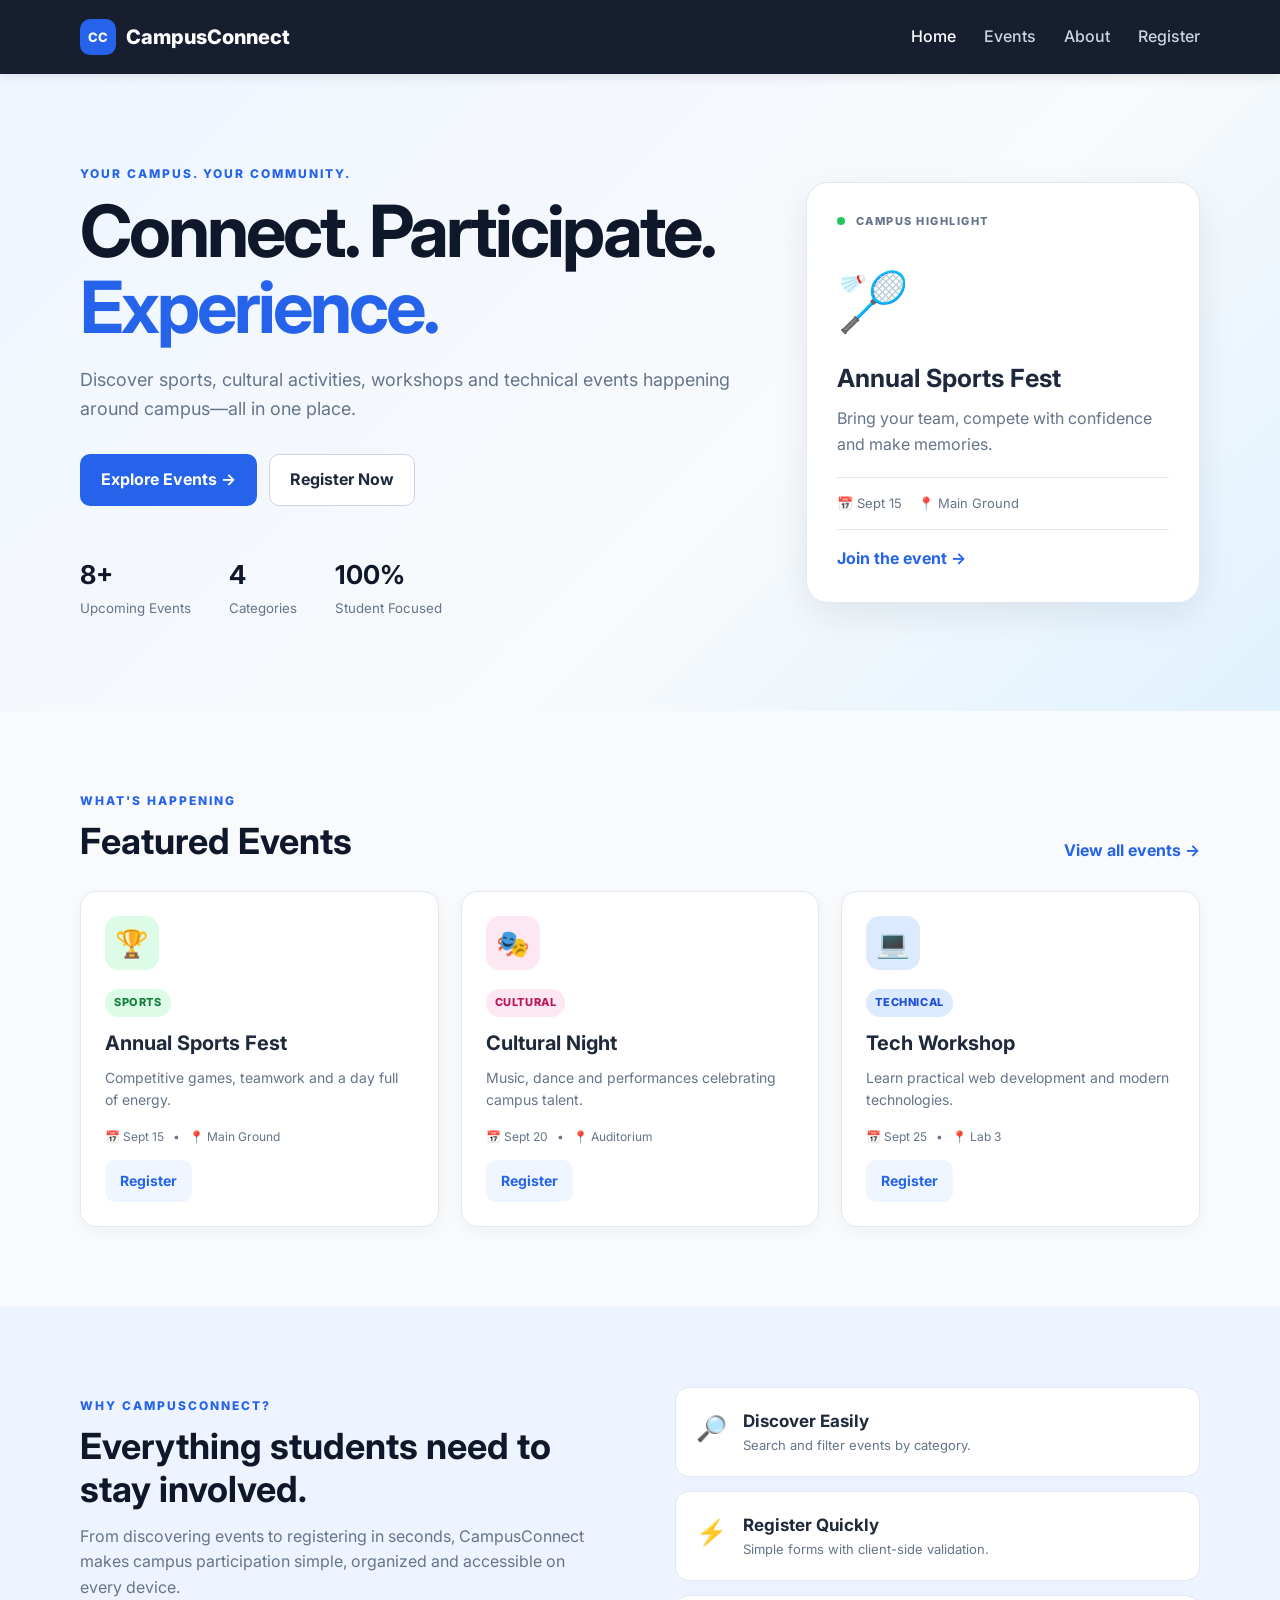
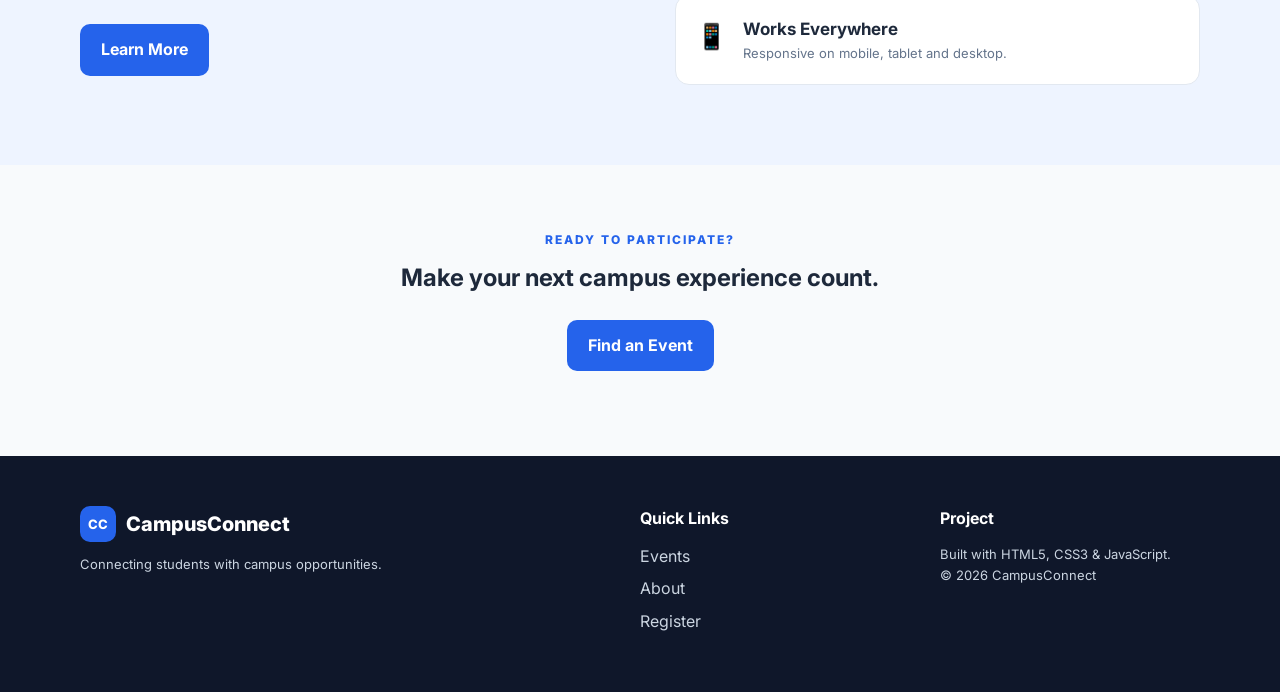
<file: index.html>
<!DOCTYPE html>
<html lang="en">
<head>
  <meta charset="UTF-8">
  <meta name="viewport" content="width=device-width, initial-scale=1.0">
  <meta name="description" content="CampusConnect - discover and register for campus events.">
  <title>CampusConnect | Home</title>
  <link rel="stylesheet" href="css/style.css">
</head>
<body>
<header class="site-header">
  <nav class="navbar container" aria-label="Main navigation">
    <a class="logo" href="index.html"><span>CC</span> CampusConnect</a>
    <button class="menu-toggle" id="menuToggle" aria-label="Toggle navigation" aria-expanded="false">☰</button>
    <ul class="nav-links" id="navLinks">
      <li><a class="active" href="index.html">Home</a></li>
      <li><a href="events.html">Events</a></li>
      <li><a href="about.html">About</a></li>
      <li><a href="register.html">Register</a></li>
    </ul>
  </nav>
</header>

<main>
<section class="hero">
  <div class="container hero-grid">
    <div class="hero-content">
      <p class="eyebrow">YOUR CAMPUS. YOUR COMMUNITY.</p>
      <h1>Connect. Participate. <span>Experience.</span></h1>
      <p class="hero-text">Discover sports, cultural activities, workshops and technical events happening around campus—all in one place.</p>
      <div class="hero-actions">
        <a class="btn btn-primary" href="events.html">Explore Events →</a>
        <a class="btn btn-outline" href="register.html">Register Now</a>
      </div>
      <div class="stats">
        <div><strong id="homeEventCount">8+</strong><small>Upcoming Events</small></div>
        <div><strong>4</strong><small>Categories</small></div>
        <div><strong>100%</strong><small>Student Focused</small></div>
      </div>
    </div>
    <div class="hero-card">
      <div class="hero-card-top"><span class="live-dot"></span> CAMPUS HIGHLIGHT</div>
      <div class="highlight-icon">🏸</div>
      <h3>Annual Sports Fest</h3>
      <p>Bring your team, compete with confidence and make memories.</p>
      <div class="highlight-meta"><span>📅 Sept 15</span><span>📍 Main Ground</span></div>
      <a href="register.html" class="text-link">Join the event →</a>
    </div>
  </div>
</section>

<section class="section container">
  <div class="section-heading">
    <div><p class="eyebrow">WHAT'S HAPPENING</p><h2>Featured Events</h2></div>
    <a class="text-link" href="events.html">View all events →</a>
  </div>
  <div class="card-grid">
    <article class="event-card"><div class="card-icon sports">🏆</div><span class="badge sports-badge">Sports</span><h3>Annual Sports Fest</h3><p>Competitive games, teamwork and a day full of energy.</p><div class="card-meta">📅 Sept 15 &nbsp; • &nbsp; 📍 Main Ground</div><a href="register.html" class="btn btn-small">Register</a></article>
    <article class="event-card"><div class="card-icon culture">🎭</div><span class="badge culture-badge">Cultural</span><h3>Cultural Night</h3><p>Music, dance and performances celebrating campus talent.</p><div class="card-meta">📅 Sept 20 &nbsp; • &nbsp; 📍 Auditorium</div><a href="register.html" class="btn btn-small">Register</a></article>
    <article class="event-card"><div class="card-icon tech">💻</div><span class="badge tech-badge">Technical</span><h3>Tech Workshop</h3><p>Learn practical web development and modern technologies.</p><div class="card-meta">📅 Sept 25 &nbsp; • &nbsp; 📍 Lab 3</div><a href="register.html" class="btn btn-small">Register</a></article>
  </div>
</section>

<section class="section alt-section">
  <div class="container two-col">
    <div><p class="eyebrow">WHY CAMPUSCONNECT?</p><h2>Everything students need to stay involved.</h2><p>From discovering events to registering in seconds, CampusConnect makes campus participation simple, organized and accessible on every device.</p><a class="btn btn-primary" href="about.html">Learn More</a></div>
    <div class="feature-list">
      <div class="feature-item"><span>🔎</span><div><h3>Discover Easily</h3><p>Search and filter events by category.</p></div></div>
      <div class="feature-item"><span>⚡</span><div><h3>Register Quickly</h3><p>Simple forms with client-side validation.</p></div></div>
      <div class="feature-item"><span>📱</span><div><h3>Works Everywhere</h3><p>Responsive on mobile, tablet and desktop.</p></div></div>
    </div>
  </div>
</section>

<section class="cta container">
  <p class="eyebrow">READY TO PARTICIPATE?</p>
  <h2>Make your next campus experience count.</h2>
  <a class="btn btn-primary" href="events.html">Find an Event</a>
</section>
</main>

<footer class="footer"><div class="container footer-grid"><div><a class="logo" href="index.html"><span>CC</span> CampusConnect</a><p>Connecting students with campus opportunities.</p></div><div><h4>Quick Links</h4><a href="events.html">Events</a><a href="about.html">About</a><a href="register.html">Register</a></div><div><h4>Project</h4><p>Built with HTML5, CSS3 & JavaScript.</p><p>© 2026 CampusConnect</p></div></div></footer>
<script src="js/script.js"></script>
</body>
</html>
</file>
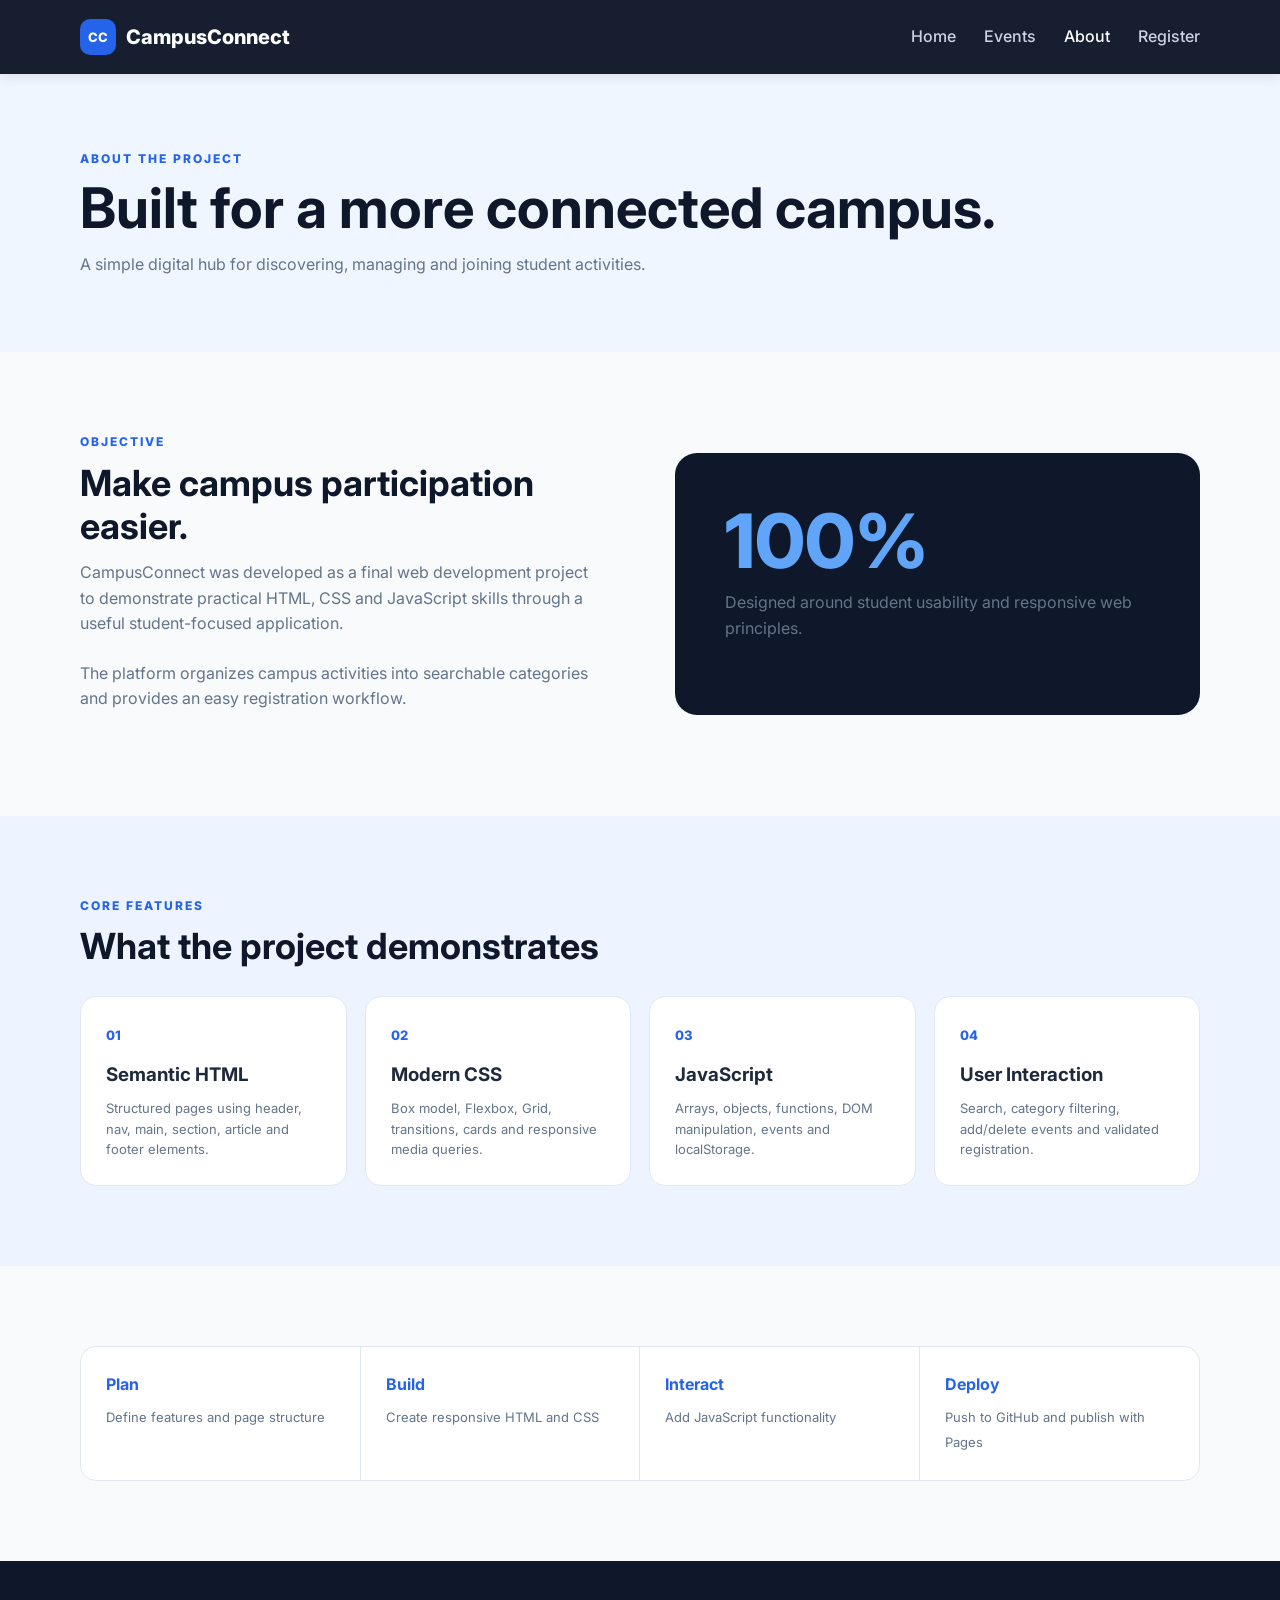
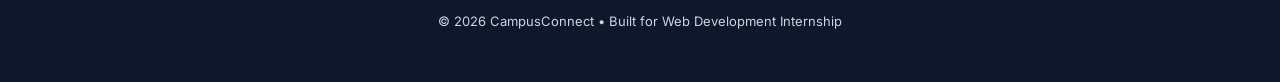
<file: about.html>
<!DOCTYPE html>
<html lang="en">
<head><meta charset="UTF-8"><meta name="viewport" content="width=device-width, initial-scale=1.0"><meta name="description" content="About CampusConnect."><title>CampusConnect | About</title><link rel="stylesheet" href="css/style.css"></head>
<body>
<header class="site-header"><nav class="navbar container" aria-label="Main navigation"><a class="logo" href="index.html"><span>CC</span> CampusConnect</a><button class="menu-toggle" id="menuToggle" aria-label="Toggle navigation" aria-expanded="false">☰</button><ul class="nav-links" id="navLinks"><li><a href="index.html">Home</a></li><li><a href="events.html">Events</a></li><li><a class="active" href="about.html">About</a></li><li><a href="register.html">Register</a></li></ul></nav></header>
<main>
<section class="page-hero"><div class="container"><p class="eyebrow">ABOUT THE PROJECT</p><h1>Built for a more connected campus.</h1><p>A simple digital hub for discovering, managing and joining student activities.</p></div></section>
<section class="section container two-col"><div><p class="eyebrow">OBJECTIVE</p><h2>Make campus participation easier.</h2><p>CampusConnect was developed as a final web development project to demonstrate practical HTML, CSS and JavaScript skills through a useful student-focused application.</p><p>The platform organizes campus activities into searchable categories and provides an easy registration workflow.</p></div><div class="about-panel"><div class="big-number">100%</div><p>Designed around student usability and responsive web principles.</p></div></section>
<section class="section alt-section"><div class="container"><div class="section-heading"><div><p class="eyebrow">CORE FEATURES</p><h2>What the project demonstrates</h2></div></div><div class="feature-grid">
<article class="feature-card"><span>01</span><h3>Semantic HTML</h3><p>Structured pages using header, nav, main, section, article and footer elements.</p></article>
<article class="feature-card"><span>02</span><h3>Modern CSS</h3><p>Box model, Flexbox, Grid, transitions, cards and responsive media queries.</p></article>
<article class="feature-card"><span>03</span><h3>JavaScript</h3><p>Arrays, objects, functions, DOM manipulation, events and localStorage.</p></article>
<article class="feature-card"><span>04</span><h3>User Interaction</h3><p>Search, category filtering, add/delete events and validated registration.</p></article>
</div></div></section>
<section class="section container"><div class="timeline"><div><strong>Plan</strong><span>Define features and page structure</span></div><div><strong>Build</strong><span>Create responsive HTML and CSS</span></div><div><strong>Interact</strong><span>Add JavaScript functionality</span></div><div><strong>Deploy</strong><span>Push to GitHub and publish with Pages</span></div></div></section>
</main>
<footer class="footer"><div class="container footer-bottom">© 2026 CampusConnect • Built for Web Development Internship</div></footer>
<script src="js/script.js"></script></body></html>
</file>
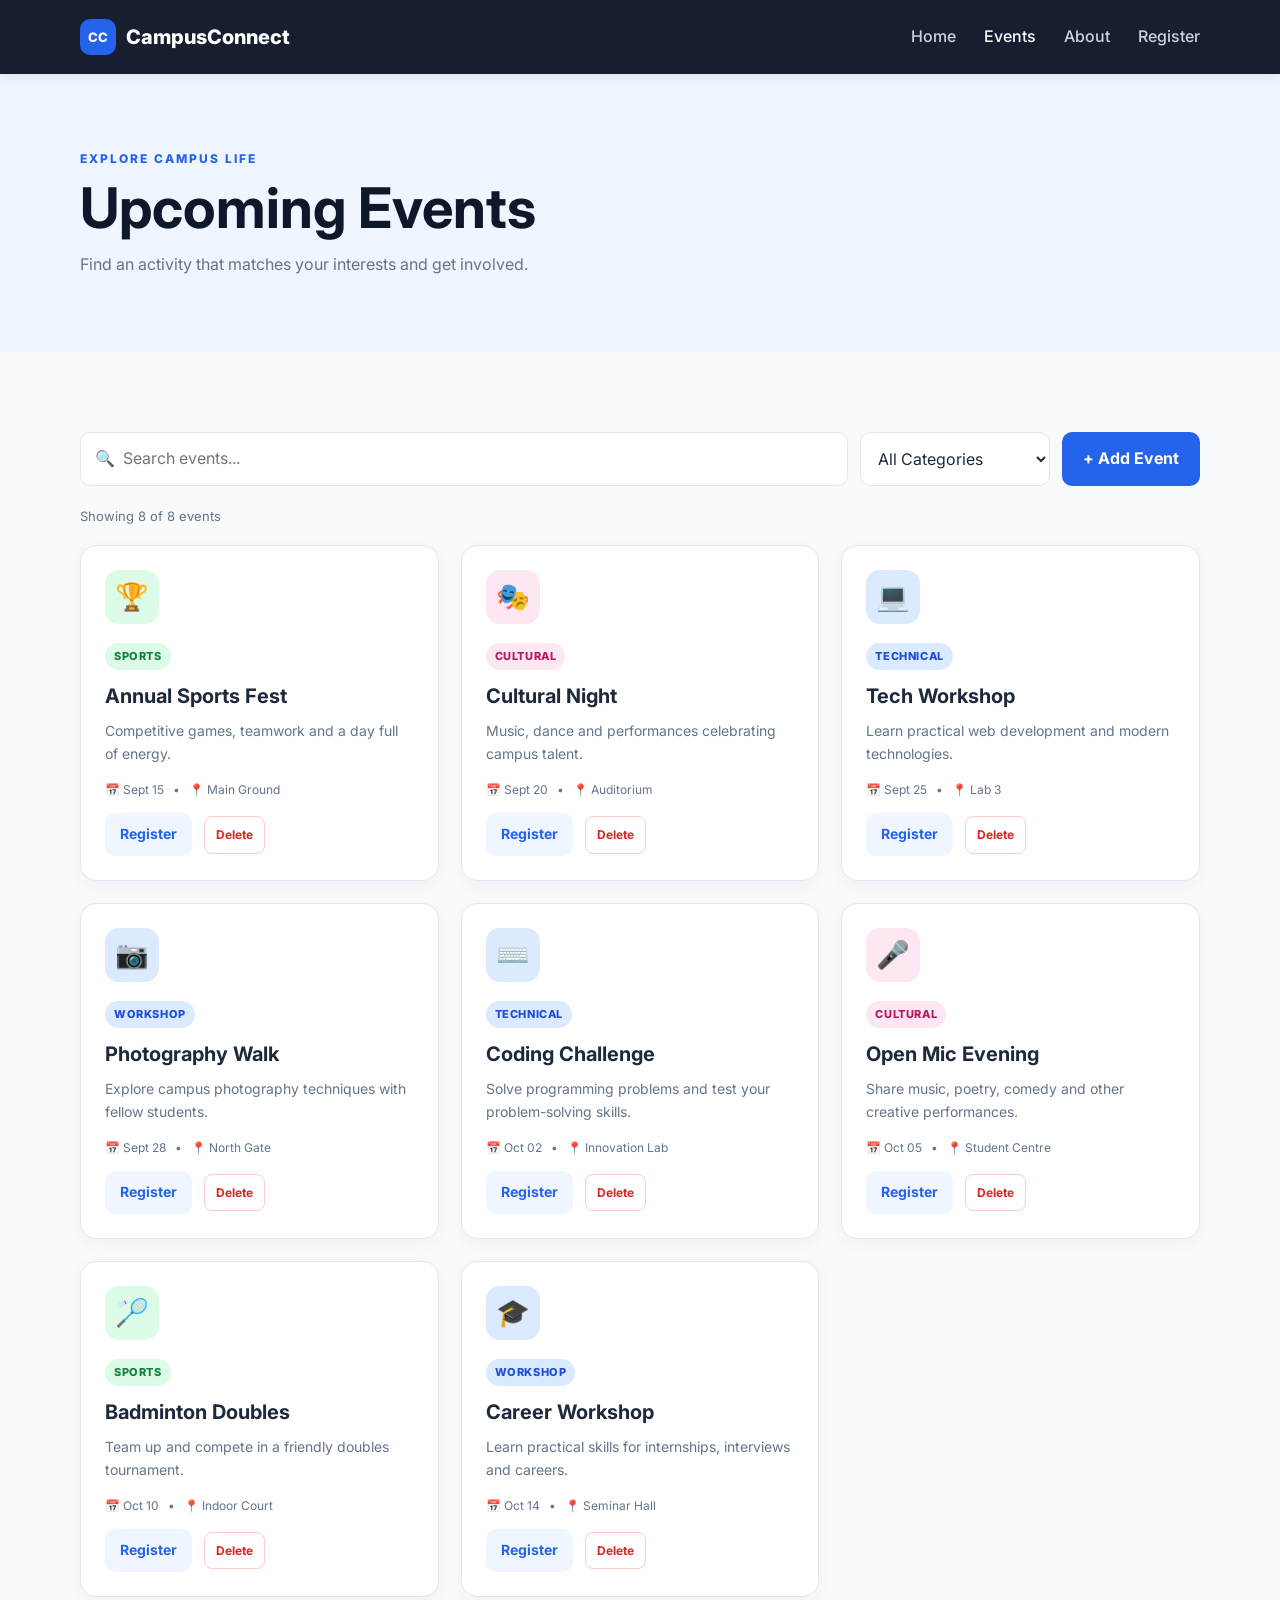
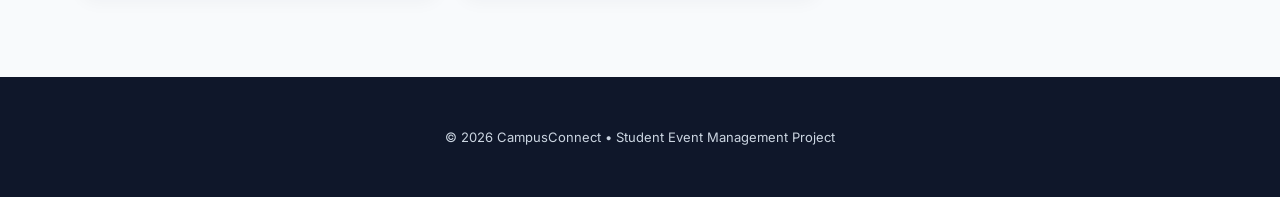
<file: events.html>
<!DOCTYPE html>
<html lang="en">
<head>
<meta charset="UTF-8"><meta name="viewport" content="width=device-width, initial-scale=1.0">
<meta name="description" content="Search and filter CampusConnect events."><title>CampusConnect | Events</title>
<link rel="stylesheet" href="css/style.css">
</head>
<body>
<header class="site-header"><nav class="navbar container" aria-label="Main navigation">
<a class="logo" href="index.html"><span>CC</span> CampusConnect</a><button class="menu-toggle" id="menuToggle" aria-label="Toggle navigation" aria-expanded="false">☰</button>
<ul class="nav-links" id="navLinks"><li><a href="index.html">Home</a></li><li><a class="active" href="events.html">Events</a></li><li><a href="about.html">About</a></li><li><a href="register.html">Register</a></li></ul>
</nav></header>
<main>
<section class="page-hero"><div class="container"><p class="eyebrow">EXPLORE CAMPUS LIFE</p><h1>Upcoming Events</h1><p>Find an activity that matches your interests and get involved.</p></div></section>
<section class="section container">
<div class="toolbar">
  <label class="search-box">🔍 <input id="searchInput" type="search" placeholder="Search events..." aria-label="Search events"></label>
  <select id="categoryFilter" aria-label="Filter by category"><option value="all">All Categories</option><option value="Sports">Sports</option><option value="Cultural">Cultural</option><option value="Technical">Technical</option><option value="Workshop">Workshop</option></select>
  <button class="btn btn-primary" id="showAddForm">+ Add Event</button>
</div>
<div id="addEventPanel" class="add-panel hidden">
<h2>Add a New Event</h2>
<form id="addEventForm" class="inline-form">
<input id="newTitle" required placeholder="Event title">
<select id="newCategory" required><option value="">Category</option><option>Sports</option><option>Cultural</option><option>Technical</option><option>Workshop</option></select>
<input id="newDate" required placeholder="Date e.g. Oct 05">
<input id="newLocation" required placeholder="Location">
<button class="btn btn-primary" type="submit">Add Event</button><button class="btn btn-outline" type="button" id="cancelAdd">Cancel</button>
</form></div>
<p id="resultCount" class="result-count"></p>
<div id="eventsContainer" class="card-grid"></div>
<p id="emptyState" class="empty-state hidden">No events match your search.</p>
</section>
</main>
<footer class="footer"><div class="container footer-bottom">© 2026 CampusConnect • Student Event Management Project</div></footer>
<script src="js/script.js"></script>
</body></html>
</file>
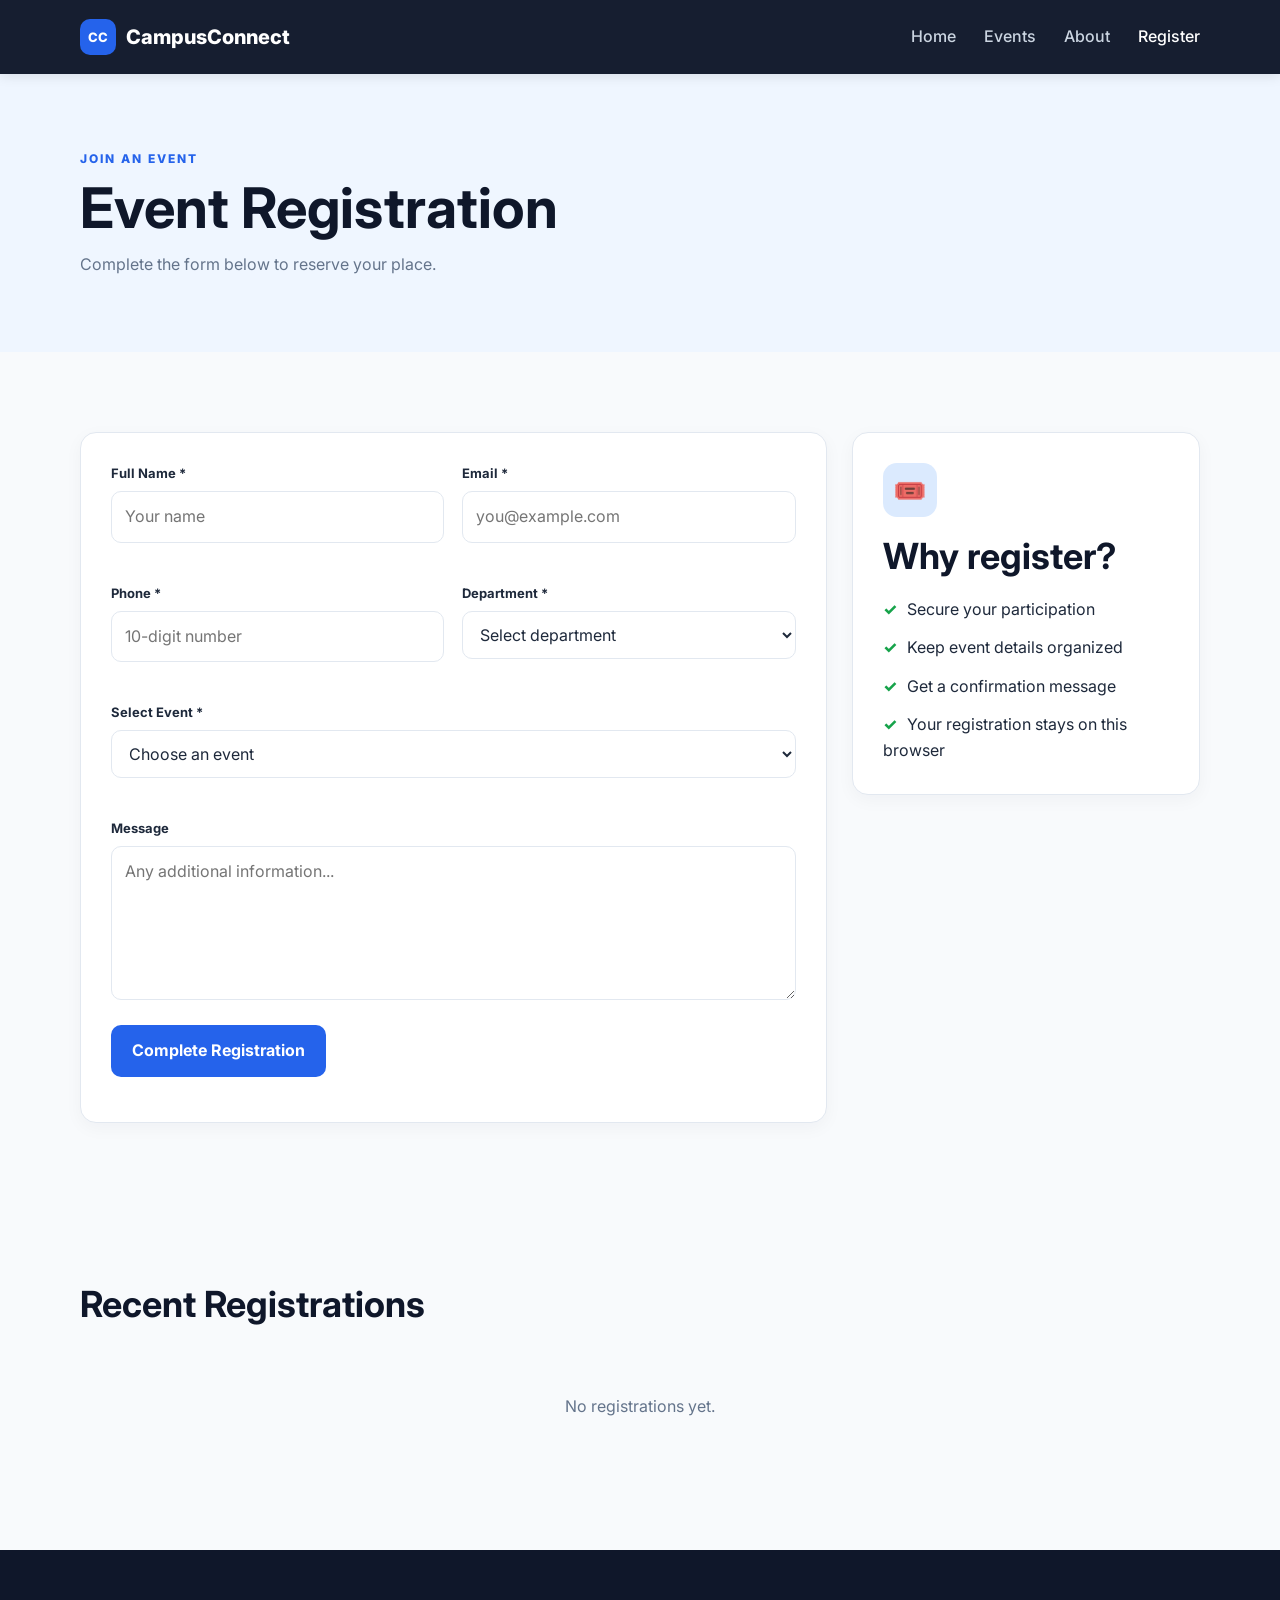
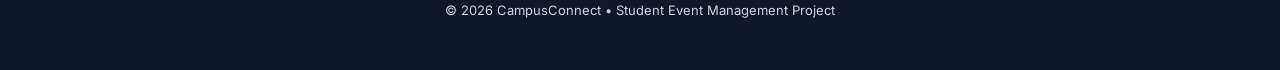
<file: register.html>
<!DOCTYPE html>
<html lang="en">
<head><meta charset="UTF-8"><meta name="viewport" content="width=device-width, initial-scale=1.0"><meta name="description" content="Register for CampusConnect events."><title>CampusConnect | Register</title><link rel="stylesheet" href="css/style.css"></head>
<body>
<header class="site-header"><nav class="navbar container" aria-label="Main navigation"><a class="logo" href="index.html"><span>CC</span> CampusConnect</a><button class="menu-toggle" id="menuToggle" aria-label="Toggle navigation" aria-expanded="false">☰</button><ul class="nav-links" id="navLinks"><li><a href="index.html">Home</a></li><li><a href="events.html">Events</a></li><li><a href="about.html">About</a></li><li><a class="active" href="register.html">Register</a></li></ul></nav></header>
<main>
<section class="page-hero"><div class="container"><p class="eyebrow">JOIN AN EVENT</p><h1>Event Registration</h1><p>Complete the form below to reserve your place.</p></div></section>
<section class="section container form-layout">
<div class="form-card"><form id="registrationForm" novalidate>
<div class="form-row"><div class="form-group"><label for="name">Full Name *</label><input id="name" name="name" type="text" placeholder="Your name" required><small class="error" id="nameError"></small></div>
<div class="form-group"><label for="email">Email *</label><input id="email" name="email" type="email" placeholder="you@example.com" required><small class="error" id="emailError"></small></div></div>
<div class="form-row"><div class="form-group"><label for="phone">Phone *</label><input id="phone" name="phone" type="tel" placeholder="10-digit number" required><small class="error" id="phoneError"></small></div>
<div class="form-group"><label for="department">Department *</label><select id="department" required><option value="">Select department</option><option>CSE</option><option>ECE</option><option>EEE</option><option>Mechanical</option><option>Civil</option><option>Other</option></select><small class="error" id="departmentError"></small></div></div>
<div class="form-group"><label for="event">Select Event *</label><select id="event" required><option value="">Choose an event</option></select><small class="error" id="eventError"></small></div>
<div class="form-group"><label for="message">Message</label><textarea id="message" rows="5" placeholder="Any additional information..."></textarea></div>
<button class="btn btn-primary" type="submit">Complete Registration</button><div id="formMessage" class="form-message" role="alert"></div>
</form></div>
<aside class="info-card"><div class="card-icon tech">🎟️</div><h2>Why register?</h2><ul><li>Secure your participation</li><li>Keep event details organized</li><li>Get a confirmation message</li><li>Your registration stays on this browser</li></ul></aside>
</section>
<section class="section container"><h2>Recent Registrations</h2><div id="registrationsList" class="registration-list"></div></section>
</main>
<footer class="footer"><div class="container footer-bottom">© 2026 CampusConnect • Student Event Management Project</div></footer>
<script src="js/script.js"></script></body></html>
</file>
<file: css/style.css>
@import url('https://fonts.googleapis.com/css2?family=Inter:wght@400;500;600;700;800&display=swap');

:root {
    --primary: #2563eb;
    --primary-dark: #1d4ed8;
    --navy: #0f172a;
    --text: #1e293b;
    --muted: #64748b;
    --bg: #f8fafc;
    --white: #ffffff;
    --border: #e2e8f0;
    --shadow: 0 12px 35px rgba(15, 23, 42, 0.08);
    --radius: 16px;
}


/* ================================
   RESET
================================ */

* {
    margin: 0;
    padding: 0;
    box-sizing: border-box;
}

html {
    scroll-behavior: smooth;
}

body {
    font-family: "Inter", Arial, sans-serif;
    color: var(--text);
    background: var(--bg);
    line-height: 1.6;
}

a {
    text-decoration: none;
    color: inherit;
}

button,
input,
select,
textarea {
    font: inherit;
}

.container {
    width: min(1120px, calc(100% - 40px));
    margin: auto;
}


/* ================================
   NAVIGATION
================================ */

.site-header {
    background: rgba(15, 23, 42, 0.97);
    color: white;
    position: sticky;
    top: 0;
    z-index: 20;
    box-shadow: 0 2px 12px rgba(0, 0, 0, 0.1);
}

.navbar {
    min-height: 74px;
    display: flex;
    align-items: center;
    justify-content: space-between;
}

.logo {
    font-size: 20px;
    font-weight: 800;
    display: flex;
    align-items: center;
    gap: 10px;
}

.logo span {
    display: grid;
    place-items: center;
    width: 36px;
    height: 36px;
    border-radius: 10px;
    background: var(--primary);
    font-size: 13px;
}

.nav-links {
    display: flex;
    gap: 28px;
    list-style: none;
}

.nav-links a {
    color: #cbd5e1;
    font-weight: 500;
    transition: 0.2s;
}

.nav-links a:hover,
.nav-links a.active {
    color: white;
}

.menu-toggle {
    display: none;
    background: none;
    border: 0;
    color: white;
    font-size: 26px;
    cursor: pointer;
}


/* ================================
   HERO
================================ */

.hero {
    background: linear-gradient(
        135deg,
        #eff6ff 0%,
        #f8fafc 60%,
        #e0f2fe 100%
    );

    padding: 90px 0;
}

.hero-grid {
    display: grid;
    grid-template-columns: 1.25fr 0.75fr;
    gap: 70px;
    align-items: center;
}

.eyebrow {
    font-size: 12px;
    letter-spacing: 2px;
    font-weight: 800;
    color: var(--primary);
    margin-bottom: 10px;
}

.hero h1 {
    font-size: clamp(42px, 6vw, 72px);
    line-height: 1.05;
    letter-spacing: -3px;
    margin-bottom: 22px;
    color: var(--navy);
}

.hero h1 span {
    color: var(--primary);
}

.hero-text {
    font-size: 18px;
    color: var(--muted);
    max-width: 650px;
    margin-bottom: 30px;
}

.hero-actions {
    display: flex;
    gap: 12px;
    flex-wrap: wrap;
}


/* ================================
   BUTTONS
================================ */

.btn {
    display: inline-flex;
    align-items: center;
    justify-content: center;
    padding: 12px 20px;
    border-radius: 10px;
    border: 1px solid transparent;
    font-weight: 700;
    cursor: pointer;
    transition: 0.2s;
}

.btn-primary {
    background: var(--primary);
    color: white;
}

.btn-primary:hover {
    background: var(--primary-dark);
    transform: translateY(-1px);
}

.btn-outline {
    border-color: #cbd5e1;
    background: white;
    color: var(--text);
}

.btn-small {
    padding: 9px 14px;
    background: #eff6ff;
    color: var(--primary);
    margin-top: 14px;
    font-size: 14px;
}


/* ================================
   STATS
================================ */

.stats {
    display: flex;
    gap: 38px;
    margin-top: 48px;
}

.stats strong {
    display: block;
    font-size: 26px;
    color: var(--navy);
}

.stats small {
    color: var(--muted);
}


/* ================================
   HERO CARD
================================ */

.hero-card {
    background: white;
    padding: 30px;
    border-radius: 22px;
    box-shadow: var(--shadow);
    border: 1px solid var(--border);
}

.hero-card-top {
    font-size: 11px;
    font-weight: 800;
    letter-spacing: 1.5px;
    color: var(--muted);
}

.live-dot {
    display: inline-block;
    width: 8px;
    height: 8px;
    border-radius: 50%;
    background: #22c55e;
    margin-right: 7px;
}

.highlight-icon {
    font-size: 58px;
    margin: 25px 0 10px;
}

.hero-card h3 {
    font-size: 25px;
}

.hero-card p {
    color: var(--muted);
    margin: 8px 0 20px;
}

.highlight-meta {
    display: flex;
    gap: 16px;
    flex-wrap: wrap;
    font-size: 13px;
    color: var(--muted);
    padding: 15px 0;
    border-top: 1px solid var(--border);
    border-bottom: 1px solid var(--border);
    margin-bottom: 16px;
}

.text-link {
    color: var(--primary);
    font-weight: 700;
}


/* ================================
   SECTIONS
================================ */

.section {
    padding: 80px 0;
}

.section-heading {
    display: flex;
    justify-content: space-between;
    align-items: end;
    margin-bottom: 28px;
}

.section h2 {
    font-size: 36px;
    line-height: 1.2;
    color: var(--navy);
}


/* ================================
   EVENT CARDS
================================ */

.card-grid {
    display: grid;
    grid-template-columns: repeat(3, 1fr);
    gap: 22px;
}

.event-card {
    background: white;
    border: 1px solid var(--border);
    border-radius: var(--radius);
    padding: 24px;
    box-shadow: 0 5px 18px rgba(15, 23, 42, 0.04);
    transition: 0.25s;
}

.event-card:hover {
    transform: translateY(-4px);
    box-shadow: var(--shadow);
}

.card-icon {
    width: 54px;
    height: 54px;
    border-radius: 14px;
    display: grid;
    place-items: center;
    font-size: 27px;
    margin-bottom: 18px;
}

.sports {
    background: #dcfce7;
}

.culture {
    background: #fce7f3;
}

.tech {
    background: #dbeafe;
}

.badge {
    display: inline-block;
    font-size: 11px;
    font-weight: 800;
    text-transform: uppercase;
    letter-spacing: 0.6px;
    padding: 5px 9px;
    border-radius: 999px;
    margin-bottom: 10px;
}

.sports-badge {
    background: #dcfce7;
    color: #15803d;
}

.culture-badge {
    background: #fce7f3;
    color: #be185d;
}

.tech-badge {
    background: #dbeafe;
    color: #1d4ed8;
}

.event-card h3 {
    font-size: 20px;
    margin-bottom: 8px;
}

.event-card p {
    color: var(--muted);
    font-size: 14px;
}

.card-meta {
    font-size: 12px;
    color: var(--muted);
    margin-top: 15px;
}


/* ================================
   FEATURE SECTION
================================ */

.alt-section {
    background: #eef4ff;
}

.two-col {
    display: grid;
    grid-template-columns: 1fr 1fr;
    gap: 70px;
    align-items: center;
}

.two-col > div > p:not(.eyebrow) {
    color: var(--muted);
    margin: 12px 0 24px;
}

.feature-list {
    display: grid;
    gap: 14px;
}

.feature-item {
    display: flex;
    gap: 16px;
    background: white;
    padding: 20px;
    border-radius: 14px;
    border: 1px solid var(--border);
}

.feature-item > span {
    font-size: 25px;
}

.feature-item h3 {
    font-size: 17px;
}

.feature-item p {
    font-size: 13px;
    color: var(--muted);
}


/* ================================
   CTA
================================ */

.cta {
    text-align: center;
    padding: 65px 20px 85px;
}

.cta h2 {
    margin-bottom: 22px;
}


/* ================================
   FOOTER
================================ */

.footer {
    background: var(--navy);
    color: #cbd5e1;
    padding: 50px 0;
}

.footer .logo {
    color: white;
    margin-bottom: 12px;
}

.footer-grid {
    display: grid;
    grid-template-columns: 2fr 1fr 1fr;
    gap: 40px;
}

.footer h4 {
    color: white;
    margin-bottom: 12px;
}

.footer a:not(.logo) {
    display: block;
    margin: 7px 0;
    color: #cbd5e1;
}

.footer p {
    font-size: 13px;
}

.footer-bottom {
    text-align: center;
    font-size: 13px;
}


/* ================================
   PAGE HEADER
================================ */

.page-hero {
    padding: 75px 0;
    background: #eff6ff;
}

.page-hero h1 {
    font-size: clamp(38px, 5vw, 56px);
    line-height: 1.1;
    color: var(--navy);
    margin-bottom: 12px;
}

.page-hero p:not(.eyebrow) {
    color: var(--muted);
    max-width: 650px;
}


/* ================================
   EVENT CONTROLS
================================ */

.toolbar {
    display: flex;
    gap: 12px;
    margin-bottom: 20px;
    flex-wrap: wrap;
}

.search-box {
    display: flex;
    align-items: center;
    gap: 8px;
    background: white;
    border: 1px solid var(--border);
    border-radius: 10px;
    padding: 0 14px;
    flex: 1;
    min-width: 240px;
}

.search-box input {
    border: 0;
    outline: 0;
    padding: 13px 0;
    width: 100%;
}

.toolbar select,
.inline-form input,
.inline-form select,
.form-group input,
.form-group select,
.form-group textarea {
    border: 1px solid var(--border);
    background: white;
    border-radius: 10px;
    padding: 12px 13px;
    outline: none;
    width: 100%;
    color: var(--text);
}

.toolbar select {
    width: 190px;
}

.toolbar select:focus,
.form-group input:focus,
.form-group select:focus,
.form-group textarea:focus,
.search-box:focus-within {
    border-color: var(--primary);
    box-shadow: 0 0 0 3px rgba(37, 99, 235, 0.1);
}

.result-count {
    color: var(--muted);
    font-size: 13px;
    margin-bottom: 18px;
}


/* ================================
   ADD EVENT
================================ */

.add-panel {
    background: white;
    border: 1px solid var(--border);
    border-radius: var(--radius);
    padding: 22px;
    margin-bottom: 25px;
}

.add-panel h2 {
    font-size: 20px;
    margin-bottom: 15px;
}

.inline-form {
    display: grid;
    grid-template-columns: 2fr 1fr 1fr 1.3fr auto auto;
    gap: 10px;
}

.hidden {
    display: none !important;
}

.empty-state {
    text-align: center;
    color: var(--muted);
    padding: 50px;
}

.delete-event {
    margin-left: 8px;
    margin-top: 14px;
    padding: 8px 11px;
    border: 1px solid #fecaca;
    background: white;
    color: #dc2626;
    border-radius: 8px;
    cursor: pointer;
    font-size: 12px;
    font-weight: 700;
}

.delete-event:hover {
    background: #fef2f2;
}


/* ================================
   REGISTRATION
================================ */

.form-layout {
    display: grid;
    grid-template-columns: 1.5fr 0.7fr;
    gap: 25px;
    align-items: start;
}

.form-card,
.info-card {
    background: white;
    border: 1px solid var(--border);
    border-radius: var(--radius);
    padding: 30px;
    box-shadow: 0 5px 18px rgba(15, 23, 42, 0.04);
}

.form-row {
    display: grid;
    grid-template-columns: 1fr 1fr;
    gap: 18px;
}

.form-group {
    margin-bottom: 18px;
}

.form-group label {
    display: block;
    font-size: 13px;
    font-weight: 700;
    margin-bottom: 7px;
}

.form-group textarea {
    resize: vertical;
}

.error {
    display: block;
    color: #dc2626;
    font-size: 12px;
    min-height: 18px;
    margin-top: 4px;
}

.form-message {
    margin-top: 15px;
    font-weight: 600;
}

.success {
    color: #15803d;
    background: #f0fdf4;
    padding: 12px;
    border-radius: 10px;
}

.info-card ul {
    list-style: none;
    display: grid;
    gap: 13px;
    margin-top: 18px;
}

.info-card li:before {
    content: "✓";
    color: #16a34a;
    font-weight: 800;
    margin-right: 10px;
}

.registration-list {
    display: grid;
    gap: 10px;
    margin-top: 18px;
}

.registration-item {
    background: white;
    border: 1px solid var(--border);
    border-radius: 12px;
    padding: 15px 18px;
    display: flex;
    justify-content: space-between;
    gap: 15px;
}

.registration-item small {
    color: var(--muted);
}


/* ================================
   ABOUT
================================ */

.about-panel {
    background: var(--navy);
    color: white;
    border-radius: 22px;
    padding: 50px;
}

.big-number {
    font-size: 75px;
    font-weight: 800;
    color: #60a5fa;
    line-height: 1;
}

.about-panel p {
    color: #cbd5e1;
    margin-top: 10px;
}

.feature-grid {
    display: grid;
    grid-template-columns: repeat(4, 1fr);
    gap: 18px;
}

.feature-card {
    background: white;
    border: 1px solid var(--border);
    padding: 25px;
    border-radius: 16px;
}

.feature-card span {
    color: var(--primary);
    font-weight: 800;
    font-size: 13px;
}

.feature-card h3 {
    margin: 12px 0 8px;
}

.feature-card p {
    font-size: 13px;
    color: var(--muted);
}

.timeline {
    display: grid;
    grid-template-columns: repeat(4, 1fr);
    border: 1px solid var(--border);
    border-radius: 16px;
    overflow: hidden;
    background: white;
}

.timeline div {
    padding: 25px;
    border-right: 1px solid var(--border);
}

.timeline div:last-child {
    border: 0;
}

.timeline strong {
    display: block;
    color: var(--primary);
    margin-bottom: 6px;
}

.timeline span {
    font-size: 13px;
    color: var(--muted);
}


/* ================================
   TABLET
================================ */

@media (max-width: 900px) {

    .hero-grid,
    .two-col,
    .form-layout {
        grid-template-columns: 1fr;
    }

    .hero {
        padding: 65px 0;
    }

    .card-grid {
        grid-template-columns: repeat(2, 1fr);
    }

    .feature-grid {
        grid-template-columns: repeat(2, 1fr);
    }

    .inline-form {
        grid-template-columns: 1fr 1fr;
    }

    .timeline {
        grid-template-columns: 1fr 1fr;
    }

}


/* ================================
   MOBILE
================================ */

@media (max-width: 700px) {

    .container {
        width: min(100% - 28px, 1120px);
    }

    .menu-toggle {
        display: block;
    }

    .nav-links {
        display: none;
        position: absolute;
        top: 74px;
        left: 0;
        right: 0;
        background: var(--navy);
        padding: 18px 20px;
        flex-direction: column;
        gap: 15px;
    }

    .nav-links.open {
        display: flex;
    }

    .hero h1 {
        letter-spacing: -2px;
    }

    .stats {
        gap: 20px;
        flex-wrap: wrap;
    }

    .card-grid,
    .feature-grid,
    .form-row,
    .timeline {
        grid-template-columns: 1fr;
    }

    .section-heading {
        align-items: start;
        gap: 15px;
        flex-direction: column;
    }

    .toolbar > * {
        width: 100% !important;
    }

    .inline-form {
        grid-template-columns: 1fr;
    }

    .page-hero {
        padding: 55px 0;
    }

    .section {
        padding: 55px 0;
    }

    .footer-grid {
        grid-template-columns: 1fr;
    }

    .registration-item {
        flex-direction: column;
    }
}
</file>
